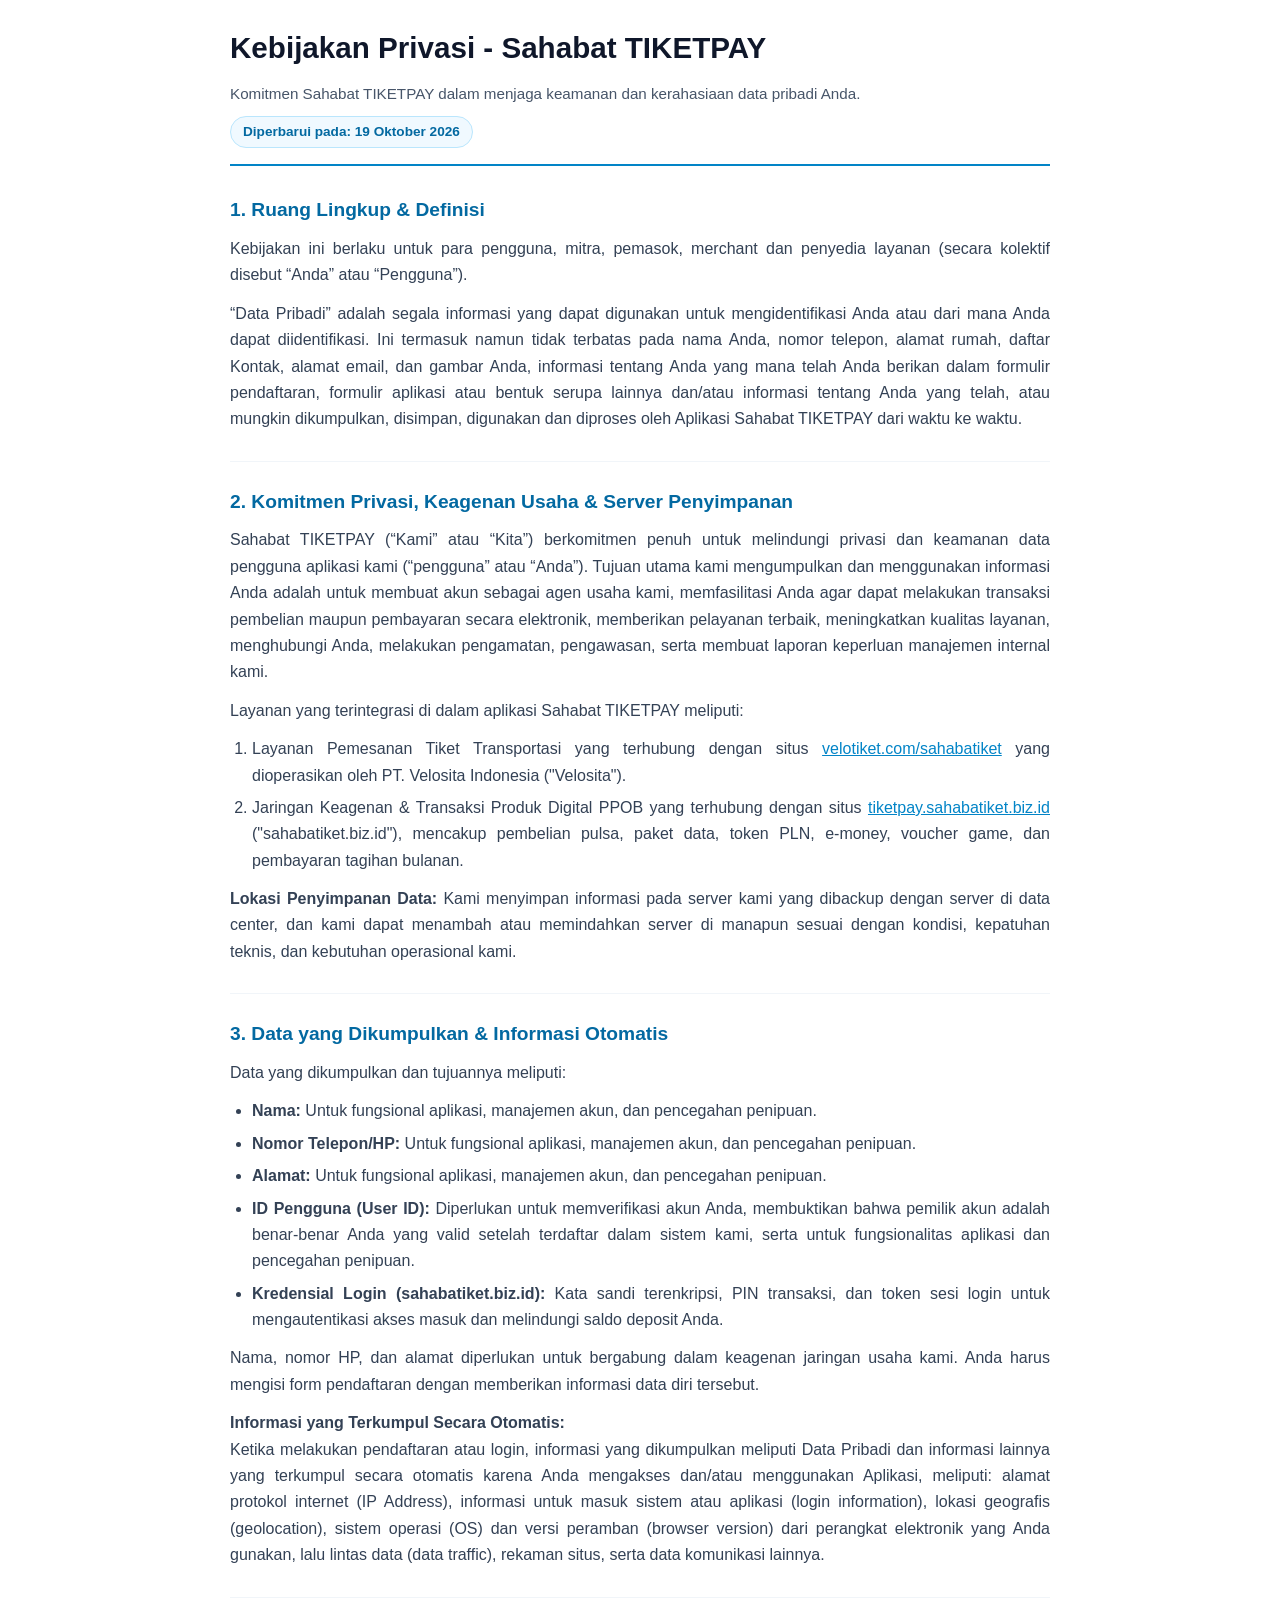
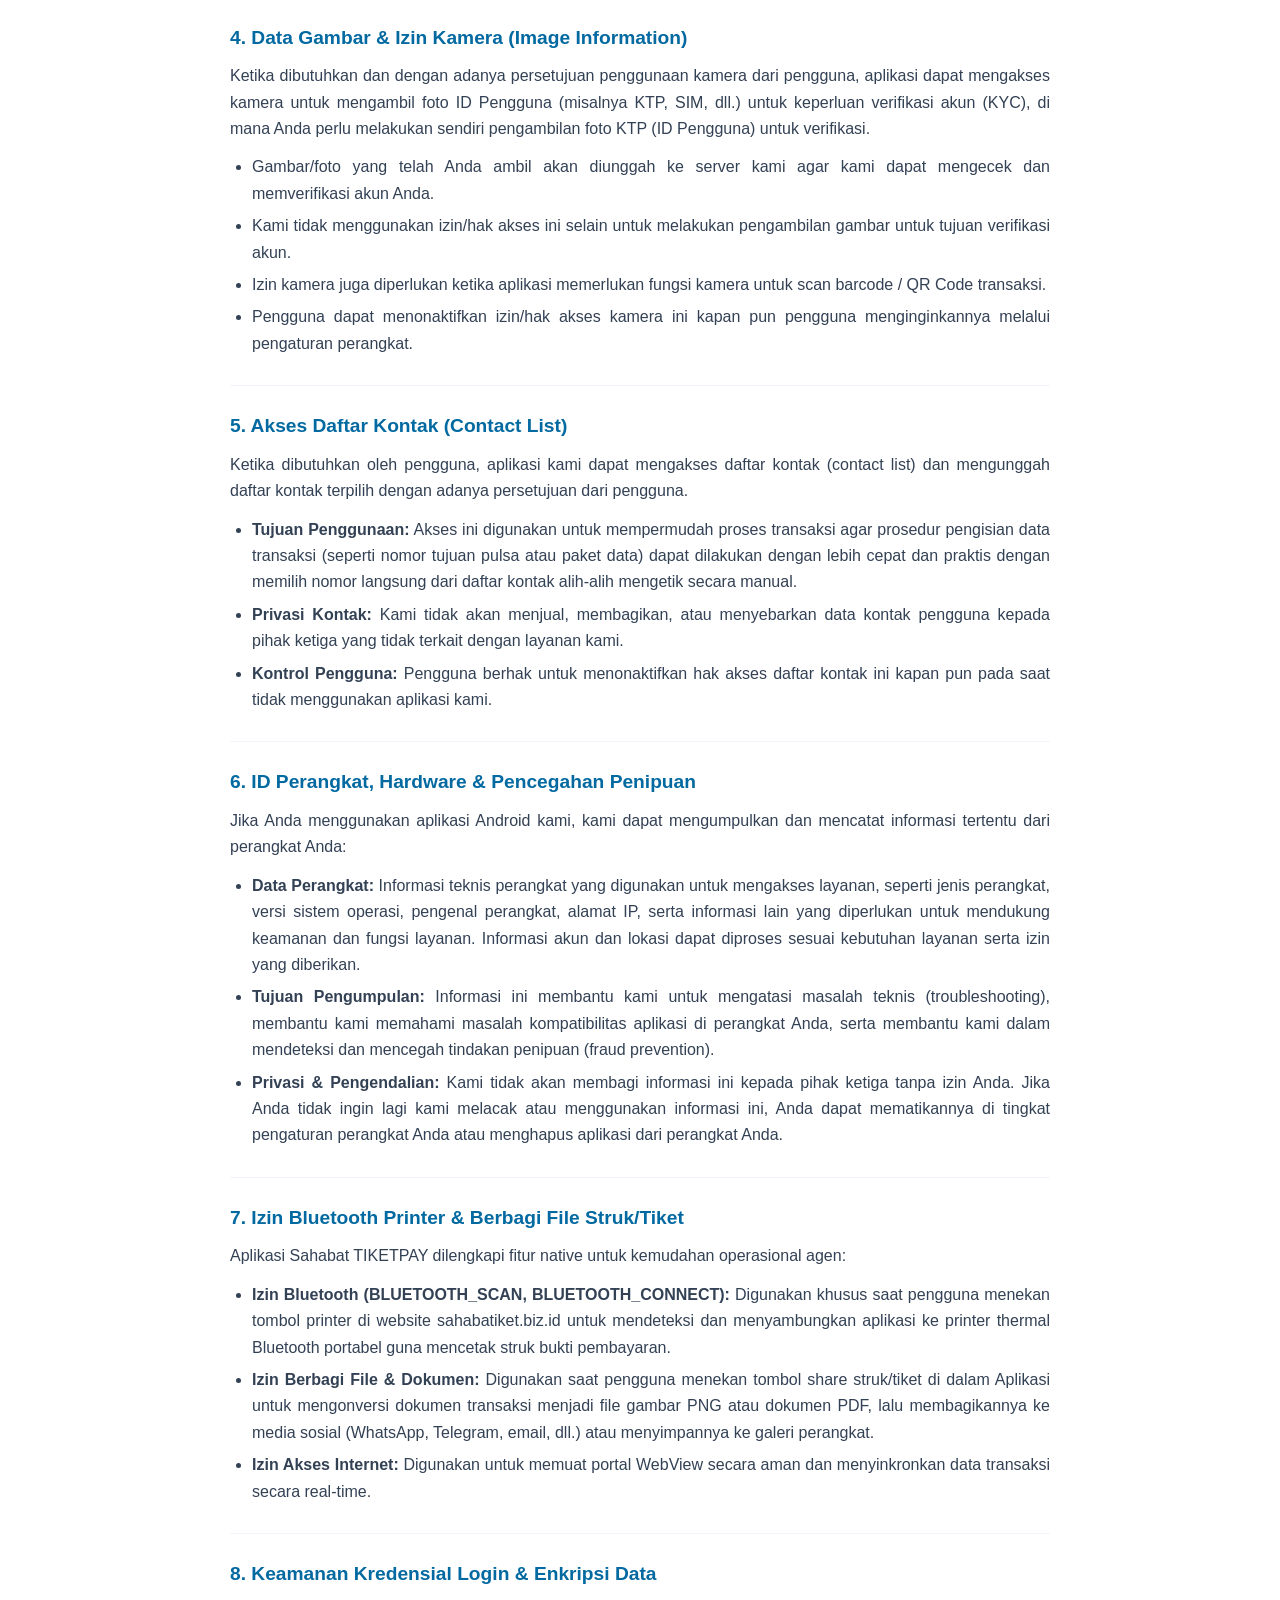
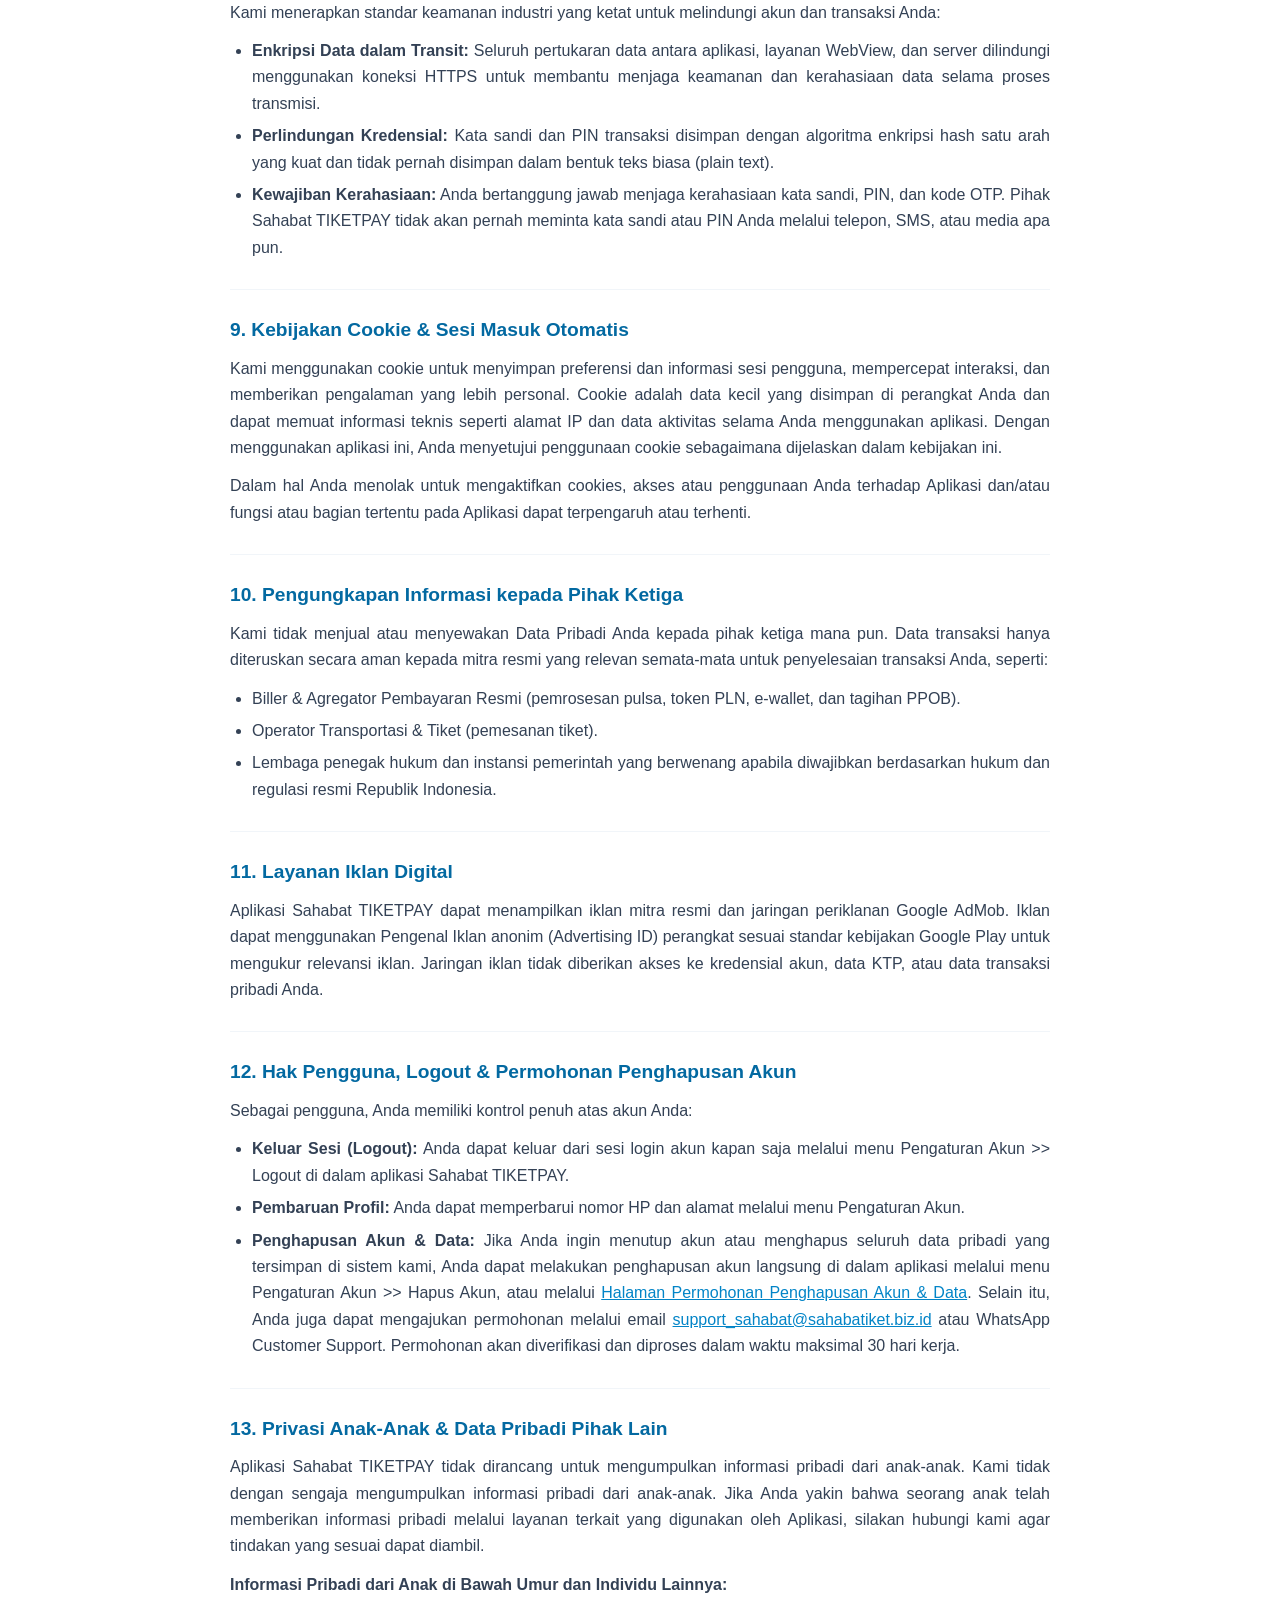
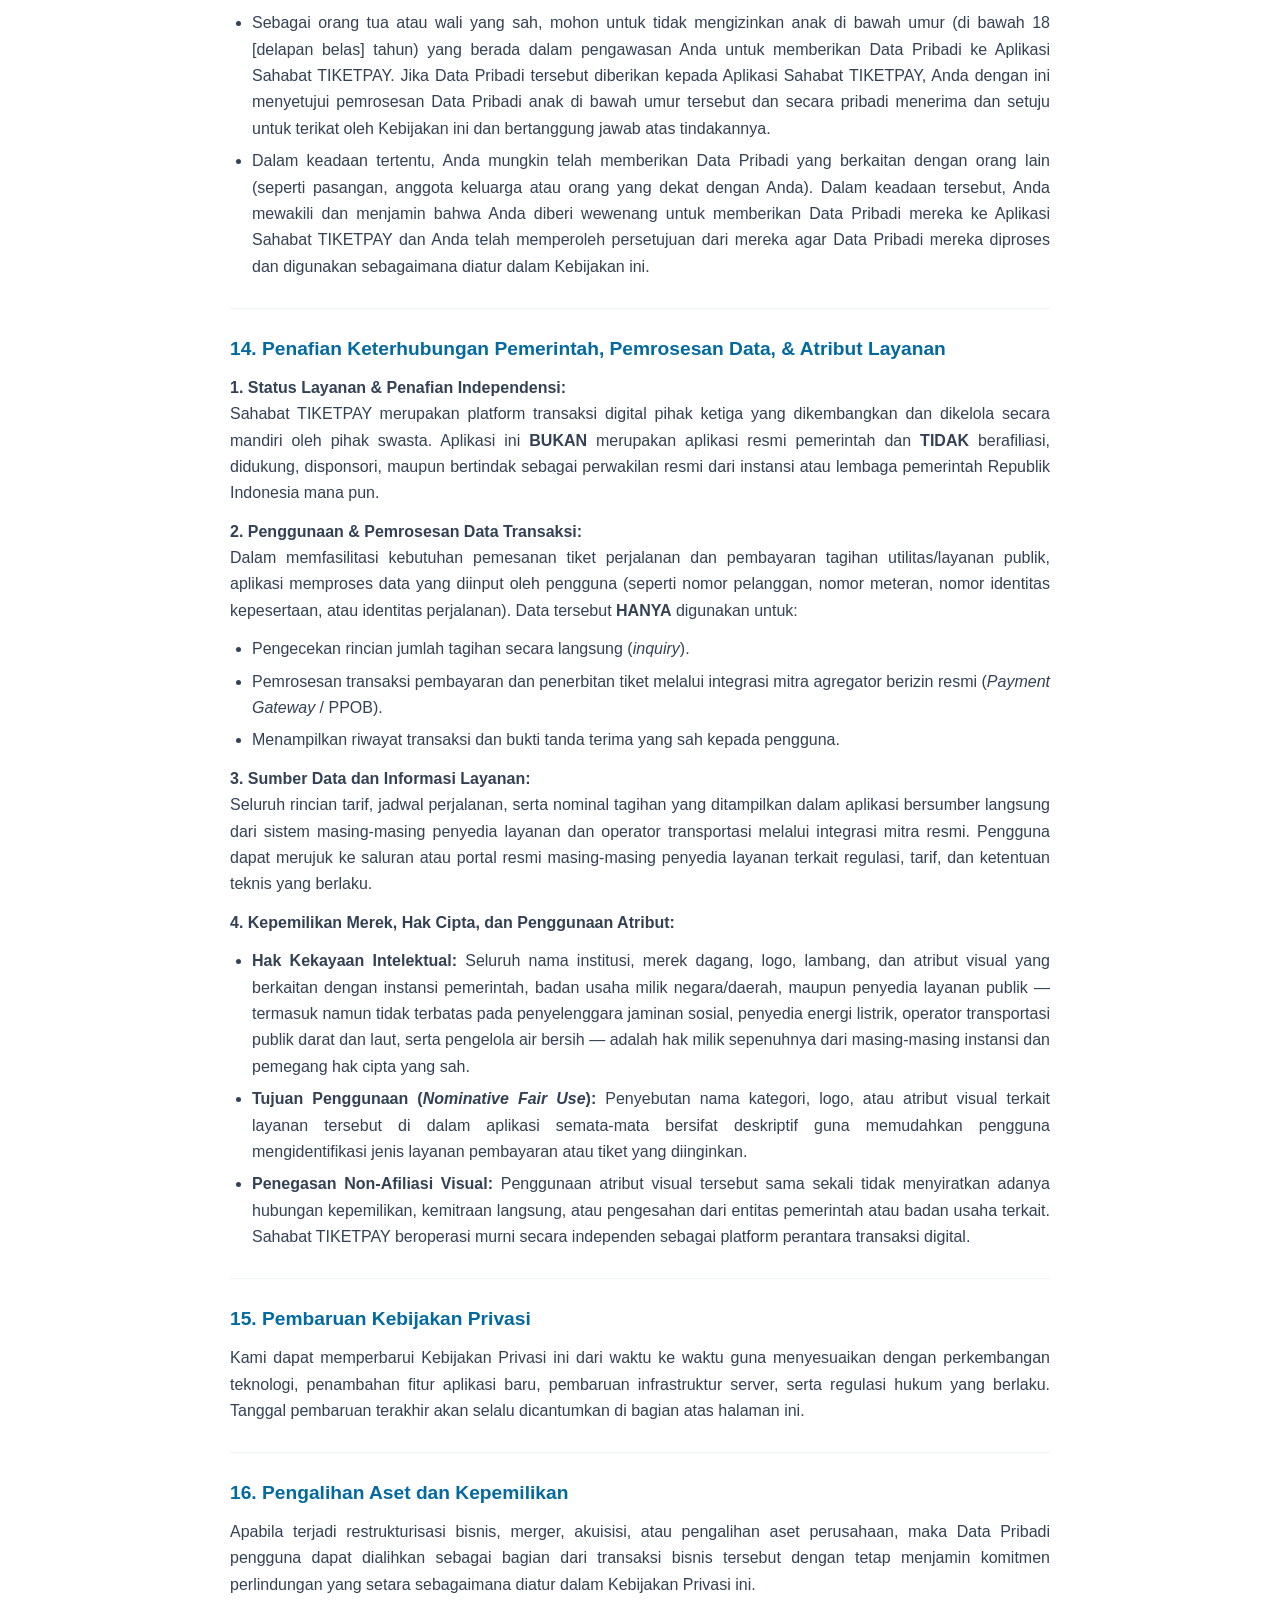
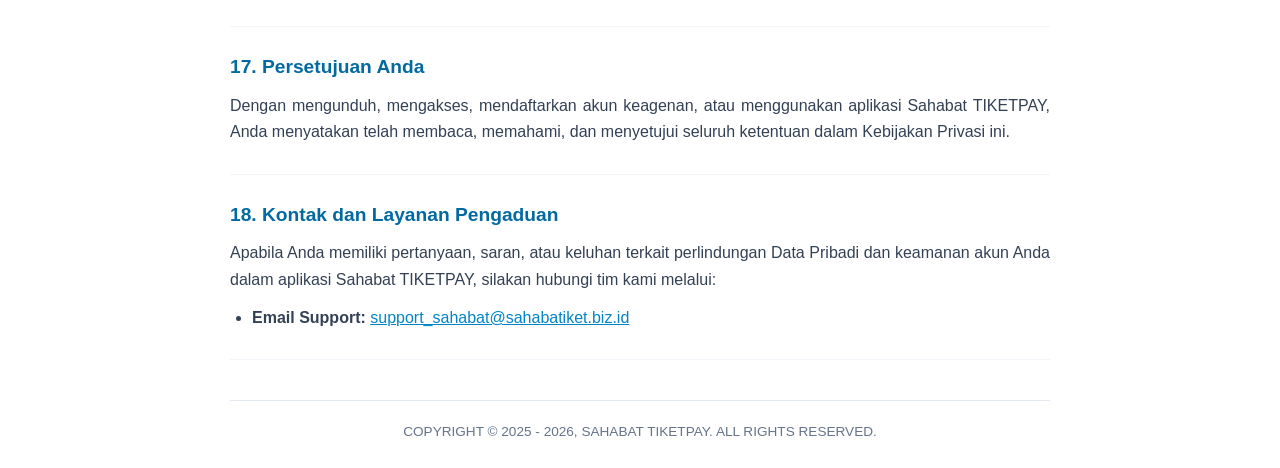
<file: kebijakan-privasi.html>
<!DOCTYPE html>
<html lang="id">
<head>
    <meta charset="UTF-8">
    <meta name="viewport" content="width=device-width, initial-scale=1.0">
    <title>Kebijakan Privasi - Sahabat TIKETPAY</title>
    <link rel="icon" type="image/png" href="assets/logo-sahabat-tiketpay.png">
    <style>
        body {
            font-family: -apple-system, BlinkMacSystemFont, "Segoe UI", Roboto, Helvetica, Arial, sans-serif;
            line-height: 1.65;
            color: #334155;
            max-width: 820px;
            margin: 0 auto;
            padding: 24px;
            background-color: #ffffff;
        }
        .header-box {
            border-bottom: 2px solid #0284c7;
            padding-bottom: 16px;
            margin-bottom: 28px;
        }
        h1 {
            color: #0f172a;
            margin: 0 0 8px 0;
            font-size: 1.85rem;
        }
        .subtitle {
            color: #475569;
            font-size: 0.95rem;
            margin: 0 0 10px 0;
        }
        .updated-date {
            display: inline-block;
            background-color: #f0f9ff;
            color: #0369a1;
            border: 1px solid #bae6fd;
            padding: 4px 12px;
            border-radius: 9999px;
            font-size: 0.85rem;
            font-weight: 600;
        }
        .section {
            margin-bottom: 24px;
            padding-bottom: 16px;
            border-bottom: 1px solid #f1f5f9;
        }
        h2 {
            color: #0369a1;
            margin-top: 0;
            margin-bottom: 10px;
            font-size: 1.2rem;
        }
        p {
            margin-top: 0;
            margin-bottom: 12px;
            text-align: justify;
        }
        ul, ol {
            margin-top: 0;
            margin-bottom: 12px;
            padding-left: 22px;
        }
        li {
            margin-bottom: 6px;
            text-align: justify;
        }
        a {
            color: #0284c7;
            text-decoration: underline;
        }
        .footer-note {
            margin-top: 40px;
            padding-top: 20px;
            border-top: 1px solid #e2e8f0;
            font-size: 0.85em;
            color: #64748b;
            text-align: center;
        }
    </style>
</head>
<body>

    <div class="header-box">
        <h1>Kebijakan Privasi - Sahabat TIKETPAY</h1>
        <p class="subtitle">Komitmen Sahabat TIKETPAY dalam menjaga keamanan dan kerahasiaan data pribadi Anda.</p>
        <div class="updated-date">Diperbarui pada: 19 Oktober 2026</div>
    </div>

    <div class="section">
        <h2>1. Ruang Lingkup &amp; Definisi</h2>
        <p>Kebijakan ini berlaku untuk para pengguna, mitra, pemasok, merchant dan penyedia layanan (secara kolektif disebut “Anda” atau “Pengguna”).</p>
        <p>“Data Pribadi” adalah segala informasi yang dapat digunakan untuk mengidentifikasi Anda atau dari mana Anda dapat diidentifikasi. Ini termasuk namun tidak terbatas pada nama Anda, nomor telepon, alamat rumah, daftar Kontak, alamat email, dan gambar Anda, informasi tentang Anda yang mana telah Anda berikan dalam formulir pendaftaran, formulir aplikasi atau bentuk serupa lainnya dan/atau informasi tentang Anda yang telah, atau mungkin dikumpulkan, disimpan, digunakan dan diproses oleh Aplikasi Sahabat TIKETPAY dari waktu ke waktu.</p>
    </div>

    <div class="section">
        <h2>2. Komitmen Privasi, Keagenan Usaha &amp; Server Penyimpanan</h2>
        <p>Sahabat TIKETPAY (“Kami” atau “Kita”) berkomitmen penuh untuk melindungi privasi dan keamanan data pengguna aplikasi kami (“pengguna” atau “Anda”). Tujuan utama kami mengumpulkan dan menggunakan informasi Anda adalah untuk membuat akun sebagai agen usaha kami, memfasilitasi Anda agar dapat melakukan transaksi pembelian maupun pembayaran secara elektronik, memberikan pelayanan terbaik, meningkatkan kualitas layanan, menghubungi Anda, melakukan pengamatan, pengawasan, serta membuat laporan keperluan manajemen internal kami.</p>
        <p>Layanan yang terintegrasi di dalam aplikasi Sahabat TIKETPAY meliputi:</p>
        <ol>
            <li>Layanan Pemesanan Tiket Transportasi yang terhubung dengan situs <a href="https://velotiket.com/sahabatiket" target="_blank" rel="noopener">velotiket.com/sahabatiket</a> yang dioperasikan oleh PT. Velosita Indonesia ("Velosita").</li>
            <li>Jaringan Keagenan &amp; Transaksi Produk Digital PPOB yang terhubung dengan situs <a href="https://tiketpay.sahabatiket.biz.id" target="_blank" rel="noopener">tiketpay.sahabatiket.biz.id</a> ("sahabatiket.biz.id"), mencakup pembelian pulsa, paket data, token PLN, e-money, voucher game, dan pembayaran tagihan bulanan.</li>
        </ol>
        <p><strong>Lokasi Penyimpanan Data:</strong> Kami menyimpan informasi pada server kami yang dibackup dengan server di data center, dan kami dapat menambah atau memindahkan server di manapun sesuai dengan kondisi, kepatuhan teknis, dan kebutuhan operasional kami.</p>
    </div>

    <div class="section">
        <h2>3. Data yang Dikumpulkan &amp; Informasi Otomatis</h2>
        <p>Data yang dikumpulkan dan tujuannya meliputi:</p>
        <ul>
            <li><strong>Nama:</strong> Untuk fungsional aplikasi, manajemen akun, dan pencegahan penipuan.</li>
            <li><strong>Nomor Telepon/HP:</strong> Untuk fungsional aplikasi, manajemen akun, dan pencegahan penipuan.</li>
            <li><strong>Alamat:</strong> Untuk fungsional aplikasi, manajemen akun, dan pencegahan penipuan.</li>
            <li><strong>ID Pengguna (User ID):</strong> Diperlukan untuk memverifikasi akun Anda, membuktikan bahwa pemilik akun adalah benar-benar Anda yang valid setelah terdaftar dalam sistem kami, serta untuk fungsionalitas aplikasi dan pencegahan penipuan.</li>
            <li><strong>Kredensial Login (sahabatiket.biz.id):</strong> Kata sandi terenkripsi, PIN transaksi, dan token sesi login untuk mengautentikasi akses masuk dan melindungi saldo deposit Anda.</li>
        </ul>
        <p>Nama, nomor HP, dan alamat diperlukan untuk bergabung dalam keagenan jaringan usaha kami. Anda harus mengisi form pendaftaran dengan memberikan informasi data diri tersebut.</p>
        <p><strong>Informasi yang Terkumpul Secara Otomatis:</strong><br>
        Ketika melakukan pendaftaran atau login, informasi yang dikumpulkan meliputi Data Pribadi dan informasi lainnya yang terkumpul secara otomatis karena Anda mengakses dan/atau menggunakan Aplikasi, meliputi: alamat protokol internet (IP Address), informasi untuk masuk sistem atau aplikasi (login information), lokasi geografis (geolocation), sistem operasi (OS) dan versi peramban (browser version) dari perangkat elektronik yang Anda gunakan, lalu lintas data (data traffic), rekaman situs, serta data komunikasi lainnya.</p>
    </div>

    <div class="section">
        <h2>4. Data Gambar &amp; Izin Kamera (Image Information)</h2>
        <p>Ketika dibutuhkan dan dengan adanya persetujuan penggunaan kamera dari pengguna, aplikasi dapat mengakses kamera untuk mengambil foto ID Pengguna (misalnya KTP, SIM, dll.) untuk keperluan verifikasi akun (KYC), di mana Anda perlu melakukan sendiri pengambilan foto KTP (ID Pengguna) untuk verifikasi.</p>
        <ul>
            <li>Gambar/foto yang telah Anda ambil akan diunggah ke server kami agar kami dapat mengecek dan memverifikasi akun Anda.</li>
            <li>Kami tidak menggunakan izin/hak akses ini selain untuk melakukan pengambilan gambar untuk tujuan verifikasi akun.</li>
            <li>Izin kamera juga diperlukan ketika aplikasi memerlukan fungsi kamera untuk scan barcode / QR Code transaksi.</li>
            <li>Pengguna dapat menonaktifkan izin/hak akses kamera ini kapan pun pengguna menginginkannya melalui pengaturan perangkat.</li>
        </ul>
    </div>

    <div class="section">
        <h2>5. Akses Daftar Kontak (Contact List)</h2>
        <p>Ketika dibutuhkan oleh pengguna, aplikasi kami dapat mengakses daftar kontak (contact list) dan mengunggah daftar kontak terpilih dengan adanya persetujuan dari pengguna.</p>
        <ul>
            <li><strong>Tujuan Penggunaan:</strong> Akses ini digunakan untuk mempermudah proses transaksi agar prosedur pengisian data transaksi (seperti nomor tujuan pulsa atau paket data) dapat dilakukan dengan lebih cepat dan praktis dengan memilih nomor langsung dari daftar kontak alih-alih mengetik secara manual.</li>
            <li><strong>Privasi Kontak:</strong> Kami tidak akan menjual, membagikan, atau menyebarkan data kontak pengguna kepada pihak ketiga yang tidak terkait dengan layanan kami.</li>
            <li><strong>Kontrol Pengguna:</strong> Pengguna berhak untuk menonaktifkan hak akses daftar kontak ini kapan pun pada saat tidak menggunakan aplikasi kami.</li>
        </ul>
    </div>

    <div class="section">
        <h2>6. ID Perangkat, Hardware &amp; Pencegahan Penipuan</h2>
        <p>Jika Anda menggunakan aplikasi Android kami, kami dapat mengumpulkan dan mencatat informasi tertentu dari perangkat Anda:</p>
        <ul>
            <li><strong>Data Perangkat:</strong> Informasi teknis perangkat yang digunakan untuk mengakses layanan, seperti jenis perangkat, versi sistem operasi, pengenal perangkat, alamat IP, serta informasi lain yang diperlukan untuk mendukung keamanan dan fungsi layanan. Informasi akun dan lokasi dapat diproses sesuai kebutuhan layanan serta izin yang diberikan.</li>
            <li><strong>Tujuan Pengumpulan:</strong> Informasi ini membantu kami untuk mengatasi masalah teknis (troubleshooting), membantu kami memahami masalah kompatibilitas aplikasi di perangkat Anda, serta membantu kami dalam mendeteksi dan mencegah tindakan penipuan (fraud prevention).</li>
            <li><strong>Privasi &amp; Pengendalian:</strong> Kami tidak akan membagi informasi ini kepada pihak ketiga tanpa izin Anda. Jika Anda tidak ingin lagi kami melacak atau menggunakan informasi ini, Anda dapat mematikannya di tingkat pengaturan perangkat Anda atau menghapus aplikasi dari perangkat Anda.</li>
        </ul>
    </div>

    <div class="section">
        <h2>7. Izin Bluetooth Printer &amp; Berbagi File Struk/Tiket</h2>
        <p>Aplikasi Sahabat TIKETPAY dilengkapi fitur native untuk kemudahan operasional agen:</p>
        <ul>
            <li><strong>Izin Bluetooth (BLUETOOTH_SCAN, BLUETOOTH_CONNECT):</strong> Digunakan khusus saat pengguna menekan tombol printer di website sahabatiket.biz.id untuk mendeteksi dan menyambungkan aplikasi ke printer thermal Bluetooth portabel guna mencetak struk bukti pembayaran.</li>
            <li><strong>Izin Berbagi File &amp; Dokumen:</strong> Digunakan saat pengguna menekan tombol share struk/tiket di dalam Aplikasi untuk mengonversi dokumen transaksi menjadi file gambar PNG atau dokumen PDF, lalu membagikannya ke media sosial (WhatsApp, Telegram, email, dll.) atau menyimpannya ke galeri perangkat.</li>
            <li><strong>Izin Akses Internet:</strong> Digunakan untuk memuat portal WebView secara aman dan menyinkronkan data transaksi secara real-time.</li>
        </ul>
    </div>

    <div class="section">
        <h2>8. Keamanan Kredensial Login &amp; Enkripsi Data</h2>
        <p>Kami menerapkan standar keamanan industri yang ketat untuk melindungi akun dan transaksi Anda:</p>
        <ul>
            <li><strong>Enkripsi Data dalam Transit:</strong> Seluruh pertukaran data antara aplikasi, layanan WebView, dan server dilindungi menggunakan koneksi HTTPS untuk membantu menjaga keamanan dan kerahasiaan data selama proses transmisi.</li>
            <li><strong>Perlindungan Kredensial:</strong> Kata sandi dan PIN transaksi disimpan dengan algoritma enkripsi hash satu arah yang kuat dan tidak pernah disimpan dalam bentuk teks biasa (plain text).</li>
            <li><strong>Kewajiban Kerahasiaan:</strong> Anda bertanggung jawab menjaga kerahasiaan kata sandi, PIN, dan kode OTP. Pihak Sahabat TIKETPAY tidak akan pernah meminta kata sandi atau PIN Anda melalui telepon, SMS, atau media apa pun.</li>
        </ul>
    </div>

    <div class="section">
        <h2>9. Kebijakan Cookie &amp; Sesi Masuk Otomatis</h2>
        <p>Kami menggunakan cookie untuk menyimpan preferensi dan informasi sesi pengguna, mempercepat interaksi, dan memberikan pengalaman yang lebih personal. Cookie adalah data kecil yang disimpan di perangkat Anda dan dapat memuat informasi teknis seperti alamat IP dan data aktivitas selama Anda menggunakan aplikasi. Dengan menggunakan aplikasi ini, Anda menyetujui penggunaan cookie sebagaimana dijelaskan dalam kebijakan ini.</p>
        <p>Dalam hal Anda menolak untuk mengaktifkan cookies, akses atau penggunaan Anda terhadap Aplikasi dan/atau fungsi atau bagian tertentu pada Aplikasi dapat terpengaruh atau terhenti.</p>
    </div>

    <div class="section">
        <h2>10. Pengungkapan Informasi kepada Pihak Ketiga</h2>
        <p>Kami tidak menjual atau menyewakan Data Pribadi Anda kepada pihak ketiga mana pun. Data transaksi hanya diteruskan secara aman kepada mitra resmi yang relevan semata-mata untuk penyelesaian transaksi Anda, seperti:</p>
        <ul>
            <li>Biller &amp; Agregator Pembayaran Resmi (pemrosesan pulsa, token PLN, e-wallet, dan tagihan PPOB).</li>
            <li>Operator Transportasi &amp; Tiket (pemesanan tiket).</li>
            <li>Lembaga penegak hukum dan instansi pemerintah yang berwenang apabila diwajibkan berdasarkan hukum dan regulasi resmi Republik Indonesia.</li>
        </ul>
    </div>

    <div class="section">
        <h2>11. Layanan Iklan Digital</h2>
        <p>Aplikasi Sahabat TIKETPAY dapat menampilkan iklan mitra resmi dan jaringan periklanan Google AdMob. Iklan dapat menggunakan Pengenal Iklan anonim (Advertising ID) perangkat sesuai standar kebijakan Google Play untuk mengukur relevansi iklan. Jaringan iklan tidak diberikan akses ke kredensial akun, data KTP, atau data transaksi pribadi Anda.</p>
    </div>

    <div class="section">
        <h2>12. Hak Pengguna, Logout &amp; Permohonan Penghapusan Akun</h2>
        <p>Sebagai pengguna, Anda memiliki kontrol penuh atas akun Anda:</p>
        <ul>
            <li><strong>Keluar Sesi (Logout):</strong> Anda dapat keluar dari sesi login akun kapan saja melalui menu Pengaturan Akun &gt;&gt; Logout di dalam aplikasi Sahabat TIKETPAY.</li>
            <li><strong>Pembaruan Profil:</strong> Anda dapat memperbarui nomor HP dan alamat melalui menu Pengaturan Akun.</li>
            <li><strong>Penghapusan Akun &amp; Data:</strong> Jika Anda ingin menutup akun atau menghapus seluruh data pribadi yang tersimpan di sistem kami, Anda dapat melakukan penghapusan akun langsung di dalam aplikasi melalui menu Pengaturan Akun &gt;&gt; Hapus Akun, atau melalui <a href="hapus-akun.html">Halaman Permohonan Penghapusan Akun &amp; Data</a>. Selain itu, Anda juga dapat mengajukan permohonan melalui email <a href="mailto:support_sahabat@sahabatiket.biz.id">support_sahabat@sahabatiket.biz.id</a> atau WhatsApp Customer Support. Permohonan akan diverifikasi dan diproses dalam waktu maksimal 30 hari kerja.</li>
        </ul>
    </div>

    <div class="section">
        <h2>13. Privasi Anak-Anak &amp; Data Pribadi Pihak Lain</h2>
        <p>Aplikasi Sahabat TIKETPAY tidak dirancang untuk mengumpulkan informasi pribadi dari anak-anak. Kami tidak dengan sengaja mengumpulkan informasi pribadi dari anak-anak. Jika Anda yakin bahwa seorang anak telah memberikan informasi pribadi melalui layanan terkait yang digunakan oleh Aplikasi, silakan hubungi kami agar tindakan yang sesuai dapat diambil.</p>
        <p><strong>Informasi Pribadi dari Anak di Bawah Umur dan Individu Lainnya:</strong></p>
        <ul>
            <li>Sebagai orang tua atau wali yang sah, mohon untuk tidak mengizinkan anak di bawah umur (di bawah 18 [delapan belas] tahun) yang berada dalam pengawasan Anda untuk memberikan Data Pribadi ke Aplikasi Sahabat TIKETPAY. Jika Data Pribadi tersebut diberikan kepada Aplikasi Sahabat TIKETPAY, Anda dengan ini menyetujui pemrosesan Data Pribadi anak di bawah umur tersebut dan secara pribadi menerima dan setuju untuk terikat oleh Kebijakan ini dan bertanggung jawab atas tindakannya.</li>
            <li>Dalam keadaan tertentu, Anda mungkin telah memberikan Data Pribadi yang berkaitan dengan orang lain (seperti pasangan, anggota keluarga atau orang yang dekat dengan Anda). Dalam keadaan tersebut, Anda mewakili dan menjamin bahwa Anda diberi wewenang untuk memberikan Data Pribadi mereka ke Aplikasi Sahabat TIKETPAY dan Anda telah memperoleh persetujuan dari mereka agar Data Pribadi mereka diproses dan digunakan sebagaimana diatur dalam Kebijakan ini.</li>
        </ul>
    </div>

    <div class="section">
        <h2>14. Penafian Keterhubungan Pemerintah, Pemrosesan Data, &amp; Atribut Layanan</h2>
        <p><strong>1. Status Layanan &amp; Penafian Independensi:</strong><br>
        Sahabat TIKETPAY merupakan platform transaksi digital pihak ketiga yang dikembangkan dan dikelola secara mandiri oleh pihak swasta. Aplikasi ini <strong>BUKAN</strong> merupakan aplikasi resmi pemerintah dan <strong>TIDAK</strong> berafiliasi, didukung, disponsori, maupun bertindak sebagai perwakilan resmi dari instansi atau lembaga pemerintah Republik Indonesia mana pun.</p>
        
        <p><strong>2. Penggunaan &amp; Pemrosesan Data Transaksi:</strong><br>
        Dalam memfasilitasi kebutuhan pemesanan tiket perjalanan dan pembayaran tagihan utilitas/layanan publik, aplikasi memproses data yang diinput oleh pengguna (seperti nomor pelanggan, nomor meteran, nomor identitas kepesertaan, atau identitas perjalanan). Data tersebut <strong>HANYA</strong> digunakan untuk:</p>
        <ul>
            <li>Pengecekan rincian jumlah tagihan secara langsung (<em>inquiry</em>).</li>
            <li>Pemrosesan transaksi pembayaran dan penerbitan tiket melalui integrasi mitra agregator berizin resmi (<em>Payment Gateway</em> / PPOB).</li>
            <li>Menampilkan riwayat transaksi dan bukti tanda terima yang sah kepada pengguna.</li>
        </ul>

        <p><strong>3. Sumber Data dan Informasi Layanan:</strong><br>
        Seluruh rincian tarif, jadwal perjalanan, serta nominal tagihan yang ditampilkan dalam aplikasi bersumber langsung dari sistem masing-masing penyedia layanan dan operator transportasi melalui integrasi mitra resmi. Pengguna dapat merujuk ke saluran atau portal resmi masing-masing penyedia layanan terkait regulasi, tarif, dan ketentuan teknis yang berlaku.</p>

        <p><strong>4. Kepemilikan Merek, Hak Cipta, dan Penggunaan Atribut:</strong></p>
        <ul>
            <li><strong>Hak Kekayaan Intelektual:</strong> Seluruh nama institusi, merek dagang, logo, lambang, dan atribut visual yang berkaitan dengan instansi pemerintah, badan usaha milik negara/daerah, maupun penyedia layanan publik — termasuk namun tidak terbatas pada penyelenggara jaminan sosial, penyedia energi listrik, operator transportasi publik darat dan laut, serta pengelola air bersih — adalah hak milik sepenuhnya dari masing-masing instansi dan pemegang hak cipta yang sah.</li>
            <li><strong>Tujuan Penggunaan (<em>Nominative Fair Use</em>):</strong> Penyebutan nama kategori, logo, atau atribut visual terkait layanan tersebut di dalam aplikasi semata-mata bersifat deskriptif guna memudahkan pengguna mengidentifikasi jenis layanan pembayaran atau tiket yang diinginkan.</li>
            <li><strong>Penegasan Non-Afiliasi Visual:</strong> Penggunaan atribut visual tersebut sama sekali tidak menyiratkan adanya hubungan kepemilikan, kemitraan langsung, atau pengesahan dari entitas pemerintah atau badan usaha terkait. Sahabat TIKETPAY beroperasi murni secara independen sebagai platform perantara transaksi digital.</li>
        </ul>
    </div>

    <div class="section">
        <h2>15. Pembaruan Kebijakan Privasi</h2>
        <p>Kami dapat memperbarui Kebijakan Privasi ini dari waktu ke waktu guna menyesuaikan dengan perkembangan teknologi, penambahan fitur aplikasi baru, pembaruan infrastruktur server, serta regulasi hukum yang berlaku. Tanggal pembaruan terakhir akan selalu dicantumkan di bagian atas halaman ini.</p>
    </div>

    <div class="section">
        <h2>16. Pengalihan Aset dan Kepemilikan</h2>
        <p>Apabila terjadi restrukturisasi bisnis, merger, akuisisi, atau pengalihan aset perusahaan, maka Data Pribadi pengguna dapat dialihkan sebagai bagian dari transaksi bisnis tersebut dengan tetap menjamin komitmen perlindungan yang setara sebagaimana diatur dalam Kebijakan Privasi ini.</p>
    </div>

    <div class="section">
        <h2>17. Persetujuan Anda</h2>
        <p>Dengan mengunduh, mengakses, mendaftarkan akun keagenan, atau menggunakan aplikasi Sahabat TIKETPAY, Anda menyatakan telah membaca, memahami, dan menyetujui seluruh ketentuan dalam Kebijakan Privasi ini.</p>
    </div>

    <div class="section">
        <h2>18. Kontak dan Layanan Pengaduan</h2>
        <p>Apabila Anda memiliki pertanyaan, saran, atau keluhan terkait perlindungan Data Pribadi dan keamanan akun Anda dalam aplikasi Sahabat TIKETPAY, silakan hubungi tim kami melalui:</p>
        <ul>
            <li><strong>Email Support:</strong> <a href="mailto:support_sahabat@sahabatiket.biz.id">support_sahabat@sahabatiket.biz.id</a></li>
        </ul>
    </div>

    <div class="footer-note">
        COPYRIGHT &copy; 2025 - 2026, SAHABAT TIKETPAY. ALL RIGHTS RESERVED.
    </div>

</body>
</html>
</file>
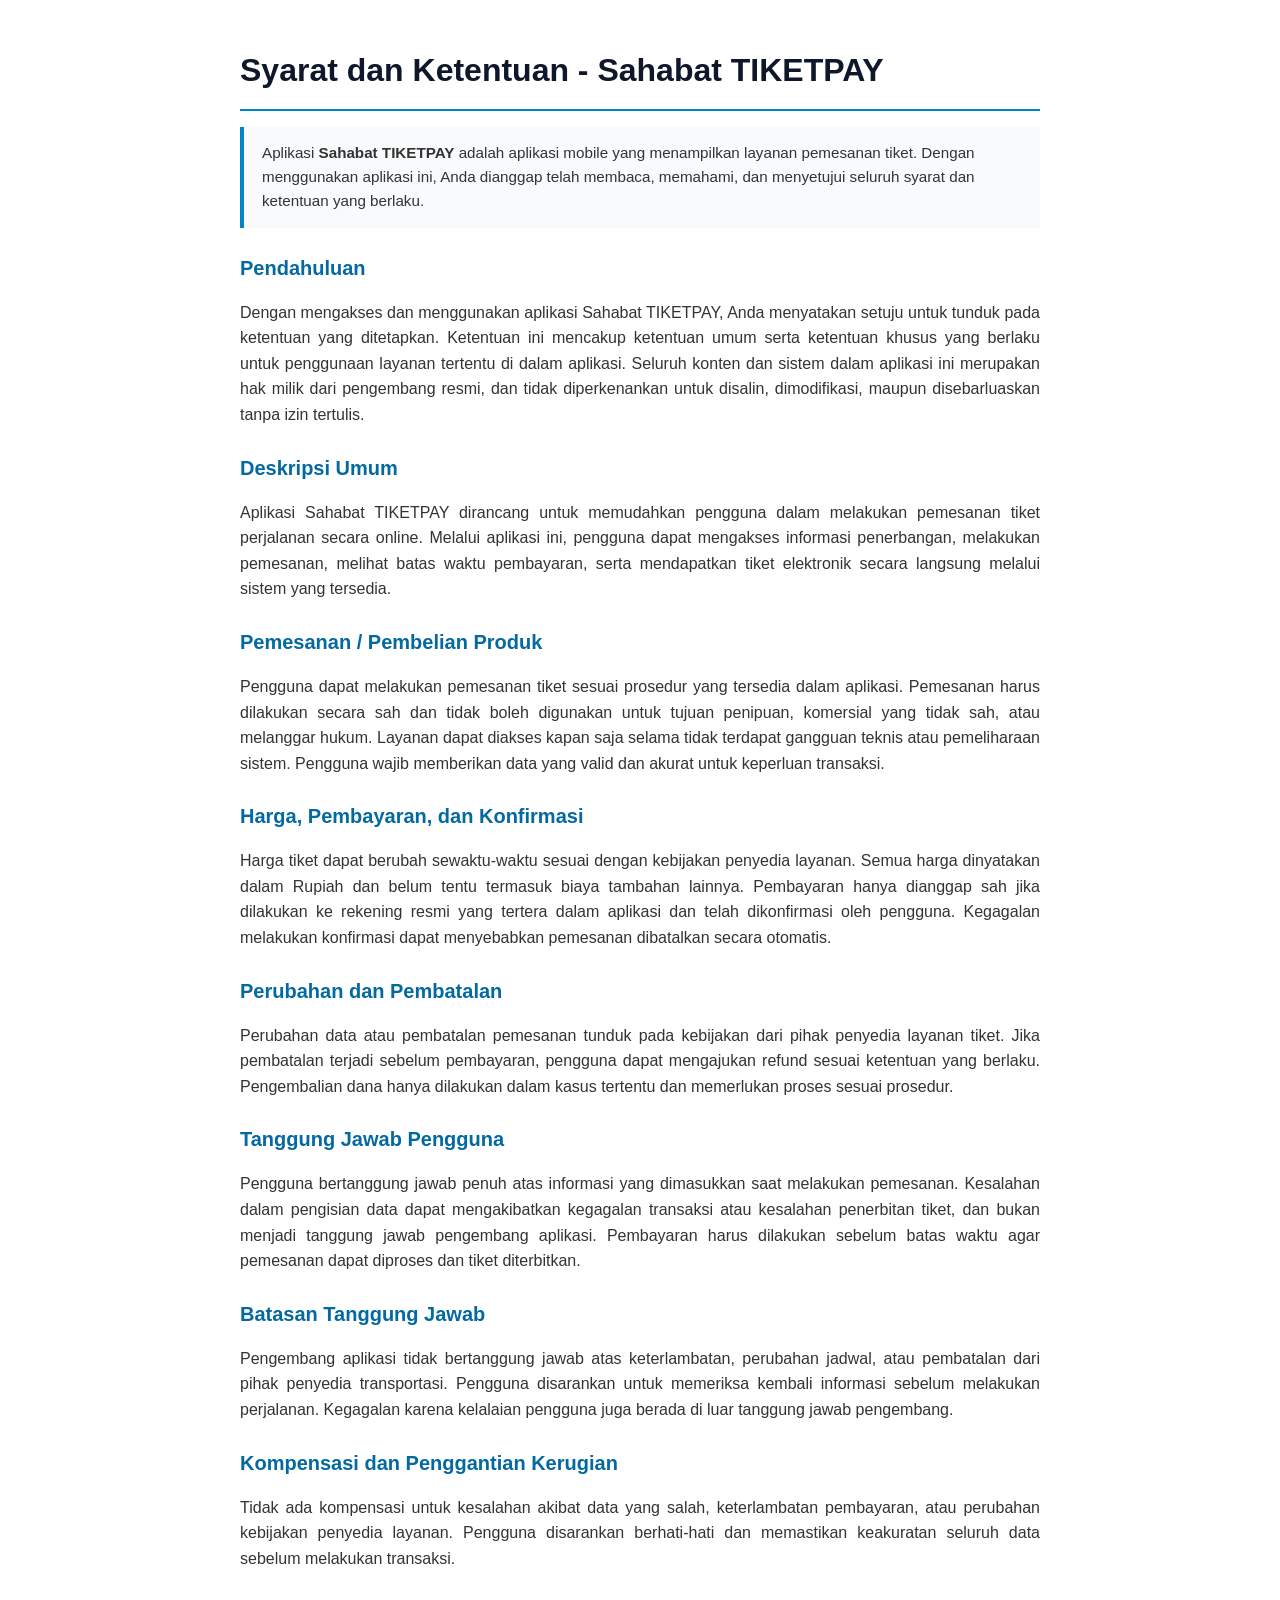
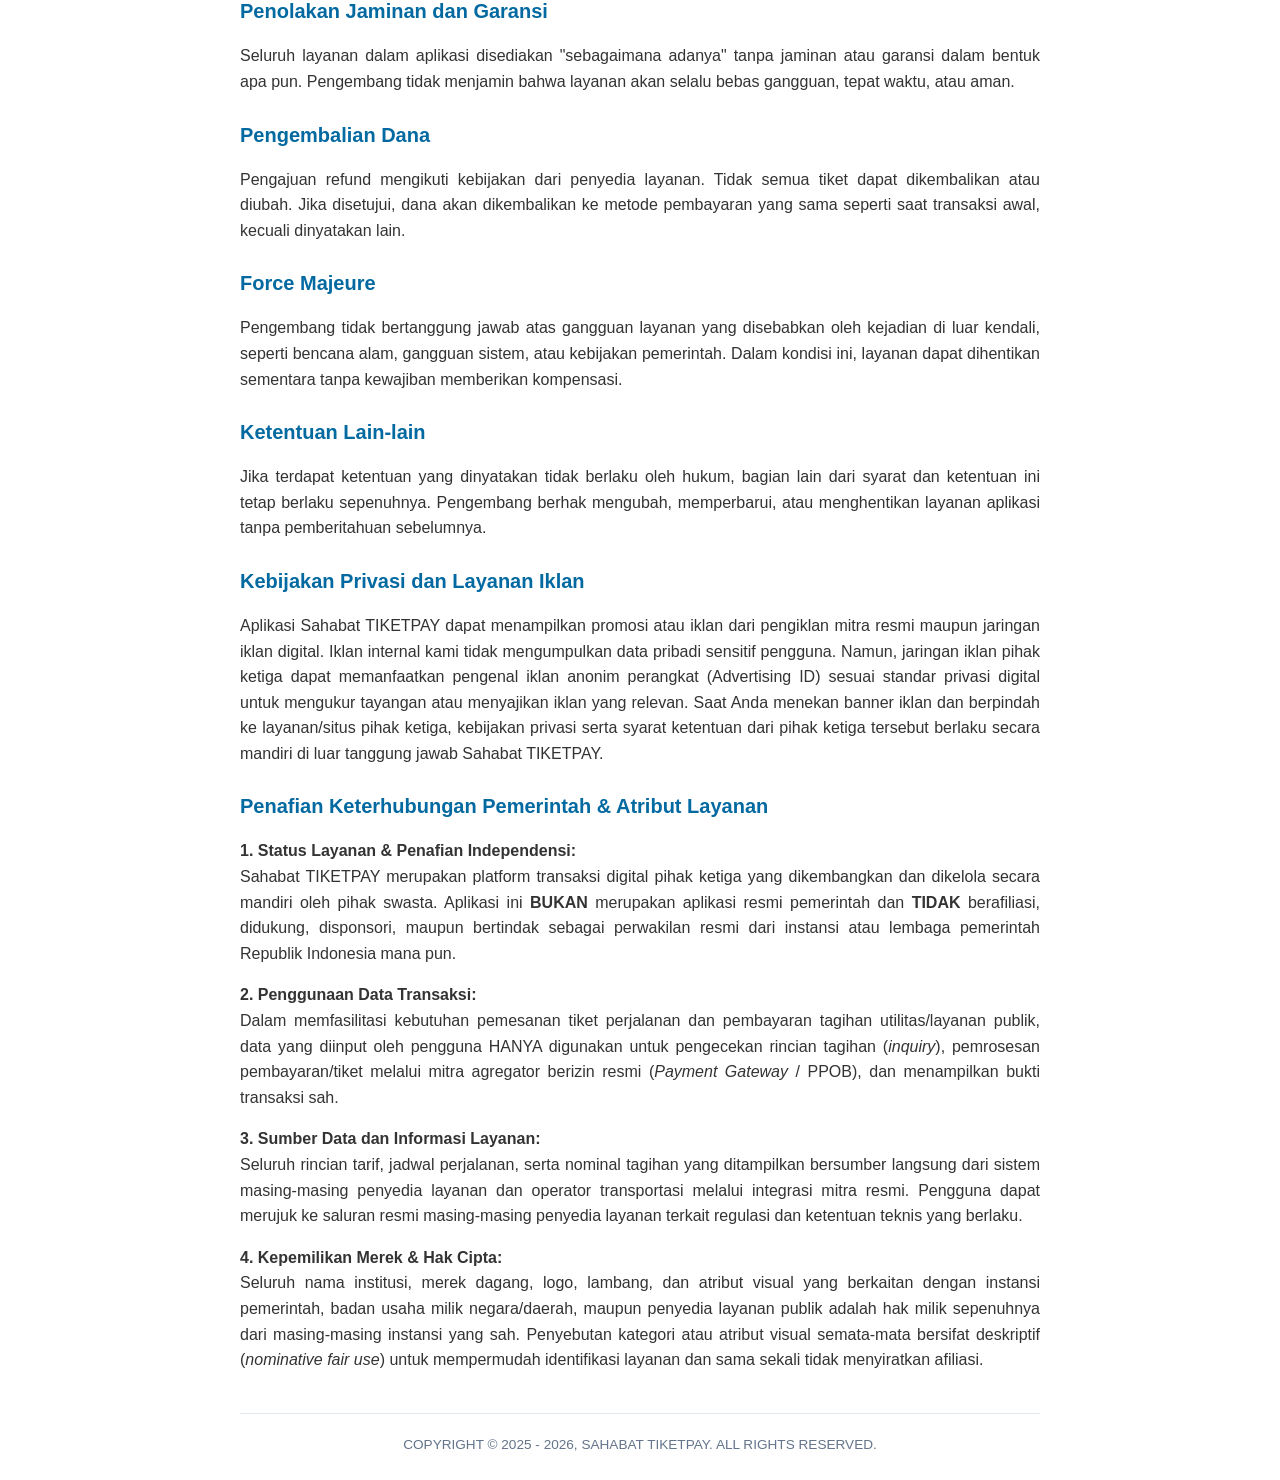
<file: syarat-dan-ketentuan.html>
<!DOCTYPE html>
<html lang="id">
<head>
    <meta charset="UTF-8">
    <meta name="viewport" content="width=device-width, initial-scale=1.0">
    <title>Syarat dan Ketentuan - Sahabat TIKETPAY</title>
    <link rel="icon" type="image/png" href="assets/logo-sahabat-tiketpay.png">
    <style>
        body {
            font-family: -apple-system, BlinkMacSystemFont, "Segoe UI", Roboto, Helvetica, Arial, sans-serif;
            line-height: 1.6;
            color: #333;
            max-width: 800px;
            margin: 0 auto;
            padding: 24px;
            background-color: #fff;
        }
        h1 {
            color: #0f172a;
            border-bottom: 2px solid #0284c7;
            padding-bottom: 12px;
            margin-bottom: 16px;
        }
        h2 {
            color: #0369a1;
            margin-top: 24px;
            margin-bottom: 8px;
            font-size: 1.25rem;
        }
        p {
            margin-bottom: 16px;
            text-align: justify;
        }
        .intro-box {
            background-color: #f8fafc;
            border-left: 4px solid #0284c7;
            padding: 14px 18px;
            margin-bottom: 20px;
            font-size: 0.95em;
        }
        .footer-note {
            margin-top: 40px;
            padding-top: 20px;
            border-top: 1px solid #e2e8f0;
            font-size: 0.85em;
            color: #64748b;
            text-align: center;
        }
    </style>
</head>
<body>
    <h1>Syarat dan Ketentuan - Sahabat TIKETPAY</h1>

    <div class="intro-box">
        Aplikasi <strong>Sahabat TIKETPAY</strong> adalah aplikasi mobile yang menampilkan layanan pemesanan tiket. Dengan menggunakan aplikasi ini, Anda dianggap telah membaca, memahami, dan menyetujui seluruh syarat dan ketentuan yang berlaku.
    </div>

    <h2>Pendahuluan</h2>
    <p>Dengan mengakses dan menggunakan aplikasi Sahabat TIKETPAY, Anda menyatakan setuju untuk tunduk pada ketentuan yang ditetapkan. Ketentuan ini mencakup ketentuan umum serta ketentuan khusus yang berlaku untuk penggunaan layanan tertentu di dalam aplikasi. Seluruh konten dan sistem dalam aplikasi ini merupakan hak milik dari pengembang resmi, dan tidak diperkenankan untuk disalin, dimodifikasi, maupun disebarluaskan tanpa izin tertulis.</p>

    <h2>Deskripsi Umum</h2>
    <p>Aplikasi Sahabat TIKETPAY dirancang untuk memudahkan pengguna dalam melakukan pemesanan tiket perjalanan secara online. Melalui aplikasi ini, pengguna dapat mengakses informasi penerbangan, melakukan pemesanan, melihat batas waktu pembayaran, serta mendapatkan tiket elektronik secara langsung melalui sistem yang tersedia.</p>

    <h2>Pemesanan / Pembelian Produk</h2>
    <p>Pengguna dapat melakukan pemesanan tiket sesuai prosedur yang tersedia dalam aplikasi. Pemesanan harus dilakukan secara sah dan tidak boleh digunakan untuk tujuan penipuan, komersial yang tidak sah, atau melanggar hukum. Layanan dapat diakses kapan saja selama tidak terdapat gangguan teknis atau pemeliharaan sistem. Pengguna wajib memberikan data yang valid dan akurat untuk keperluan transaksi.</p>

    <h2>Harga, Pembayaran, dan Konfirmasi</h2>
    <p>Harga tiket dapat berubah sewaktu-waktu sesuai dengan kebijakan penyedia layanan. Semua harga dinyatakan dalam Rupiah dan belum tentu termasuk biaya tambahan lainnya. Pembayaran hanya dianggap sah jika dilakukan ke rekening resmi yang tertera dalam aplikasi dan telah dikonfirmasi oleh pengguna. Kegagalan melakukan konfirmasi dapat menyebabkan pemesanan dibatalkan secara otomatis.</p>

    <h2>Perubahan dan Pembatalan</h2>
    <p>Perubahan data atau pembatalan pemesanan tunduk pada kebijakan dari pihak penyedia layanan tiket. Jika pembatalan terjadi sebelum pembayaran, pengguna dapat mengajukan refund sesuai ketentuan yang berlaku. Pengembalian dana hanya dilakukan dalam kasus tertentu dan memerlukan proses sesuai prosedur.</p>

    <h2>Tanggung Jawab Pengguna</h2>
    <p>Pengguna bertanggung jawab penuh atas informasi yang dimasukkan saat melakukan pemesanan. Kesalahan dalam pengisian data dapat mengakibatkan kegagalan transaksi atau kesalahan penerbitan tiket, dan bukan menjadi tanggung jawab pengembang aplikasi. Pembayaran harus dilakukan sebelum batas waktu agar pemesanan dapat diproses dan tiket diterbitkan.</p>

    <h2>Batasan Tanggung Jawab</h2>
    <p>Pengembang aplikasi tidak bertanggung jawab atas keterlambatan, perubahan jadwal, atau pembatalan dari pihak penyedia transportasi. Pengguna disarankan untuk memeriksa kembali informasi sebelum melakukan perjalanan. Kegagalan karena kelalaian pengguna juga berada di luar tanggung jawab pengembang.</p>

    <h2>Kompensasi dan Penggantian Kerugian</h2>
    <p>Tidak ada kompensasi untuk kesalahan akibat data yang salah, keterlambatan pembayaran, atau perubahan kebijakan penyedia layanan. Pengguna disarankan berhati-hati dan memastikan keakuratan seluruh data sebelum melakukan transaksi.</p>

    <h2>Penolakan Jaminan dan Garansi</h2>
    <p>Seluruh layanan dalam aplikasi disediakan "sebagaimana adanya" tanpa jaminan atau garansi dalam bentuk apa pun. Pengembang tidak menjamin bahwa layanan akan selalu bebas gangguan, tepat waktu, atau aman.</p>

    <h2>Pengembalian Dana</h2>
    <p>Pengajuan refund mengikuti kebijakan dari penyedia layanan. Tidak semua tiket dapat dikembalikan atau diubah. Jika disetujui, dana akan dikembalikan ke metode pembayaran yang sama seperti saat transaksi awal, kecuali dinyatakan lain.</p>

    <h2>Force Majeure</h2>
    <p>Pengembang tidak bertanggung jawab atas gangguan layanan yang disebabkan oleh kejadian di luar kendali, seperti bencana alam, gangguan sistem, atau kebijakan pemerintah. Dalam kondisi ini, layanan dapat dihentikan sementara tanpa kewajiban memberikan kompensasi.</p>

    <h2>Ketentuan Lain-lain</h2>
    <p>Jika terdapat ketentuan yang dinyatakan tidak berlaku oleh hukum, bagian lain dari syarat dan ketentuan ini tetap berlaku sepenuhnya. Pengembang berhak mengubah, memperbarui, atau menghentikan layanan aplikasi tanpa pemberitahuan sebelumnya.</p>

    <h2>Kebijakan Privasi dan Layanan Iklan</h2>
    <p>Aplikasi Sahabat TIKETPAY dapat menampilkan promosi atau iklan dari pengiklan mitra resmi maupun jaringan iklan digital. Iklan internal kami tidak mengumpulkan data pribadi sensitif pengguna. Namun, jaringan iklan pihak ketiga dapat memanfaatkan pengenal iklan anonim perangkat (Advertising ID) sesuai standar privasi digital untuk mengukur tayangan atau menyajikan iklan yang relevan. Saat Anda menekan banner iklan dan berpindah ke layanan/situs pihak ketiga, kebijakan privasi serta syarat ketentuan dari pihak ketiga tersebut berlaku secara mandiri di luar tanggung jawab Sahabat TIKETPAY.</p>

    <h2>Penafian Keterhubungan Pemerintah &amp; Atribut Layanan</h2>
    <p><strong>1. Status Layanan &amp; Penafian Independensi:</strong><br>
    Sahabat TIKETPAY merupakan platform transaksi digital pihak ketiga yang dikembangkan dan dikelola secara mandiri oleh pihak swasta. Aplikasi ini <strong>BUKAN</strong> merupakan aplikasi resmi pemerintah dan <strong>TIDAK</strong> berafiliasi, didukung, disponsori, maupun bertindak sebagai perwakilan resmi dari instansi atau lembaga pemerintah Republik Indonesia mana pun.</p>

    <p><strong>2. Penggunaan Data Transaksi:</strong><br>
    Dalam memfasilitasi kebutuhan pemesanan tiket perjalanan dan pembayaran tagihan utilitas/layanan publik, data yang diinput oleh pengguna HANYA digunakan untuk pengecekan rincian tagihan (<em>inquiry</em>), pemrosesan pembayaran/tiket melalui mitra agregator berizin resmi (<em>Payment Gateway</em> / PPOB), dan menampilkan bukti transaksi sah.</p>

    <p><strong>3. Sumber Data dan Informasi Layanan:</strong><br>
    Seluruh rincian tarif, jadwal perjalanan, serta nominal tagihan yang ditampilkan bersumber langsung dari sistem masing-masing penyedia layanan dan operator transportasi melalui integrasi mitra resmi. Pengguna dapat merujuk ke saluran resmi masing-masing penyedia layanan terkait regulasi dan ketentuan teknis yang berlaku.</p>

    <p><strong>4. Kepemilikan Merek &amp; Hak Cipta:</strong><br>
    Seluruh nama institusi, merek dagang, logo, lambang, dan atribut visual yang berkaitan dengan instansi pemerintah, badan usaha milik negara/daerah, maupun penyedia layanan publik adalah hak milik sepenuhnya dari masing-masing instansi yang sah. Penyebutan kategori atau atribut visual semata-mata bersifat deskriptif (<em>nominative fair use</em>) untuk mempermudah identifikasi layanan dan sama sekali tidak menyiratkan afiliasi.</p>

    <div class="footer-note">
        COPYRIGHT &copy; 2025 - 2026, SAHABAT TIKETPAY. ALL RIGHTS RESERVED.
    </div>
</body>
</html>
</file>
